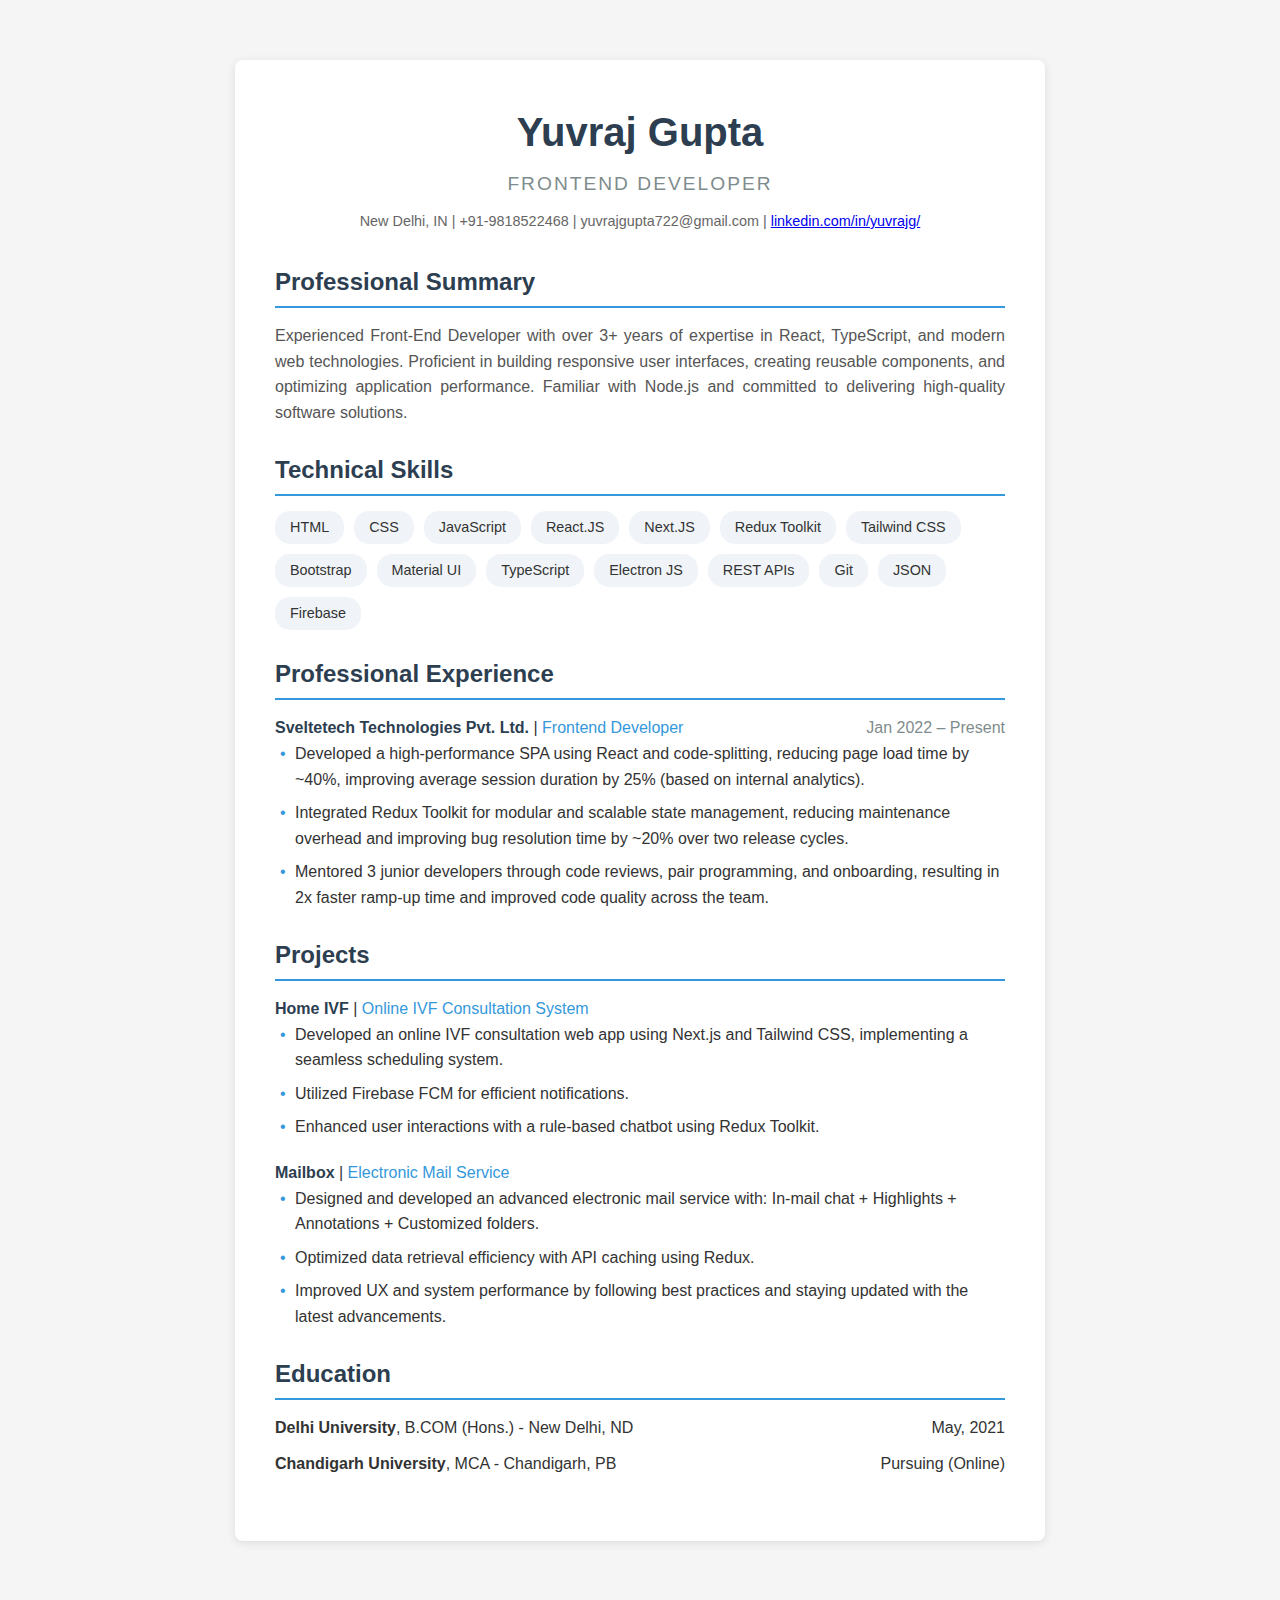
<file: resume.html>
<!DOCTYPE html>
<html lang="en">
<head>
    <meta charset="UTF-8">
    <meta name="viewport" content="width=device-width, initial-scale=1.0">
    <title>Yuvraj Gupta - Frontend Developer</title>
    <style>
        * {
            margin: 0;
            padding: 0;
            box-sizing: border-box;
            font-family: 'Arial', sans-serif;
        }
        body {
            line-height: 1.6;
            color: #333;
            max-width: 850px;
            margin: 40px auto;
            padding: 20px;
            background: #f5f5f5;
        }
        .container {
            background: white;
            padding: 40px;
            box-shadow: 0 2px 10px rgba(0,0,0,0.1);
            border-radius: 8px;
        }
        .header {
            text-align: center;
            margin-bottom: 30px;
        }
        h1 {
            font-size: 2.5em;
            color: #2c3e50;
            margin-bottom: 5px;
        }
        .title {
            font-size: 1.2em;
            color: #7f8c8d;
            text-transform: uppercase;
            letter-spacing: 2px;
        }
        .contact {
            font-size: 0.9em;
            color: #666;
            margin-top: 10px;
        }
        .section {
            margin: 25px 0;
        }
        h2 {
            color: #2c3e50;
            border-bottom: 2px solid #3498db;
            padding-bottom: 5px;
            margin-bottom: 15px;
        }
        .objective {
            text-align: justify;
            color: #555;
        }
        .skills {
            display: flex;
            flex-wrap: wrap;
            gap: 10px;
        }
        .skill-item {
            background: #f0f4f8;
            padding: 5px 15px;
            border-radius: 15px;
            font-size: 0.9em;
        }
        .experience-item {
            margin-bottom: 20px;
        }
        .company {
            font-weight: bold;
            color: #2c3e50;
        }
        .position {
            color: #3498db;
        }
        .date {
            float: right;
            color: #7f8c8d;
        }
        ul {
            list-style-type: none;
            padding-left: 20px;
        }
        li {
            margin-bottom: 8px;
            position: relative;
        }
        li::before {
            content: "•";
            color: #3498db;
            position: absolute;
            left: -15px;
        }
        .education-item {
            display: flex;
            justify-content: space-between;
            margin-bottom: 10px;
        }
        @media print {
            body {
                margin: 0;
                padding: 20px;
                background: white;
            }
            .container {
                box-shadow: none;
                padding: 0;
            }
        }
    </style>
</head>
<body>
    <div class="container">
        <div class="header">
            <h1>Yuvraj Gupta</h1>
            <div class="title">Frontend Developer</div>
            <div class="contact">
                New Delhi, IN | +91-9818522468 | yuvrajgupta722@gmail.com | <a href="https://linkedin.com/in/yuvrajg/">linkedin.com/in/yuvrajg/</a>
            </div>
        </div>

        <div class="section">
            <h2>Professional Summary</h2>
            <p class="objective">
                Experienced Front-End Developer with over 3+ years of expertise in React, TypeScript, and modern web technologies. Proficient in building responsive user interfaces, creating reusable components, and optimizing application performance. Familiar with Node.js and committed to delivering high-quality software solutions.
            </p>
        </div>

        <div class="section">
            <h2>Technical Skills</h2>
            <div class="skills">
                <span class="skill-item">HTML</span>
                <span class="skill-item">CSS</span>
                <span class="skill-item">JavaScript</span>
                <span class="skill-item">React.JS</span>
                <span class="skill-item">Next.JS</span>
                <span class="skill-item">Redux Toolkit</span>
                <span class="skill-item">Tailwind CSS</span>
                <span class="skill-item">Bootstrap</span>
                <span class="skill-item">Material UI</span>
                <span class="skill-item">TypeScript</span>
                <span class="skill-item">Electron JS</span>
                <span class="skill-item">REST APIs</span>
                <span class="skill-item">Git</span>
                <span class="skill-item">JSON</span>
                <span class="skill-item">Firebase</span>
            </div>
        </div>

        <div class="section">
            <h2>Professional Experience</h2>
            <div class="experience-item">
                <div>
                    <span class="company">Sveltetech Technologies Pvt. Ltd.</span> | 
                    <span class="position">Frontend Developer</span>
                    <span class="date">Jan 2022 – Present</span>
                </div>
                <ul>
                    <li>Developed a high-performance SPA using React and code-splitting, reducing page load time by ~40%, improving average session duration by 25% (based on internal analytics).</li>
                    <li>Integrated Redux Toolkit for modular and scalable state management, reducing maintenance overhead and improving bug resolution time by ~20% over two release cycles.</li>
                    <li>Mentored 3 junior developers through code reviews, pair programming, and onboarding, resulting in 2x faster ramp-up time and improved code quality across the team.</li>
                </ul>
            </div>
        </div>

        <div class="section">
            <h2>Projects</h2>
            <div class="experience-item">
                <div>
                    <span class="company">Home IVF</span> | 
                    <span class="position">Online IVF Consultation System</span>
                </div>
                <ul>
                    <li>Developed an online IVF consultation web app using Next.js and Tailwind CSS, implementing a seamless scheduling system.</li>
                    <li>Utilized Firebase FCM for efficient notifications.</li>
                    <li>Enhanced user interactions with a rule-based chatbot using Redux Toolkit.</li>
                </ul>
            </div>

            <div class="experience-item">
                <div>
                    <span class="company">Mailbox</span> | 
                    <span class="position">Electronic Mail Service</span>
                </div>
                <ul>
                    <li>Designed and developed an advanced electronic mail service with: In-mail chat + Highlights + Annotations + Customized folders.</li>
                    <li>Optimized data retrieval efficiency with API caching using Redux.</li>
                    <li>Improved UX and system performance by following best practices and staying updated with the latest advancements.</li>
                </ul>
            </div>
        </div>

        <div class="section">
            <h2>Education</h2>
            <div class="education-item">
                <div>
                    <strong>Delhi University</strong>, B.COM (Hons.) - New Delhi, ND
                </div>
                <div>May, 2021</div>
            </div>
            <div class="education-item">
                <div>
                    <strong>Chandigarh University</strong>, MCA - Chandigarh, PB
                </div>
                <div>Pursuing (Online)</div>
            </div>
        </div>
    </div>
</body>
</html>
</file>
